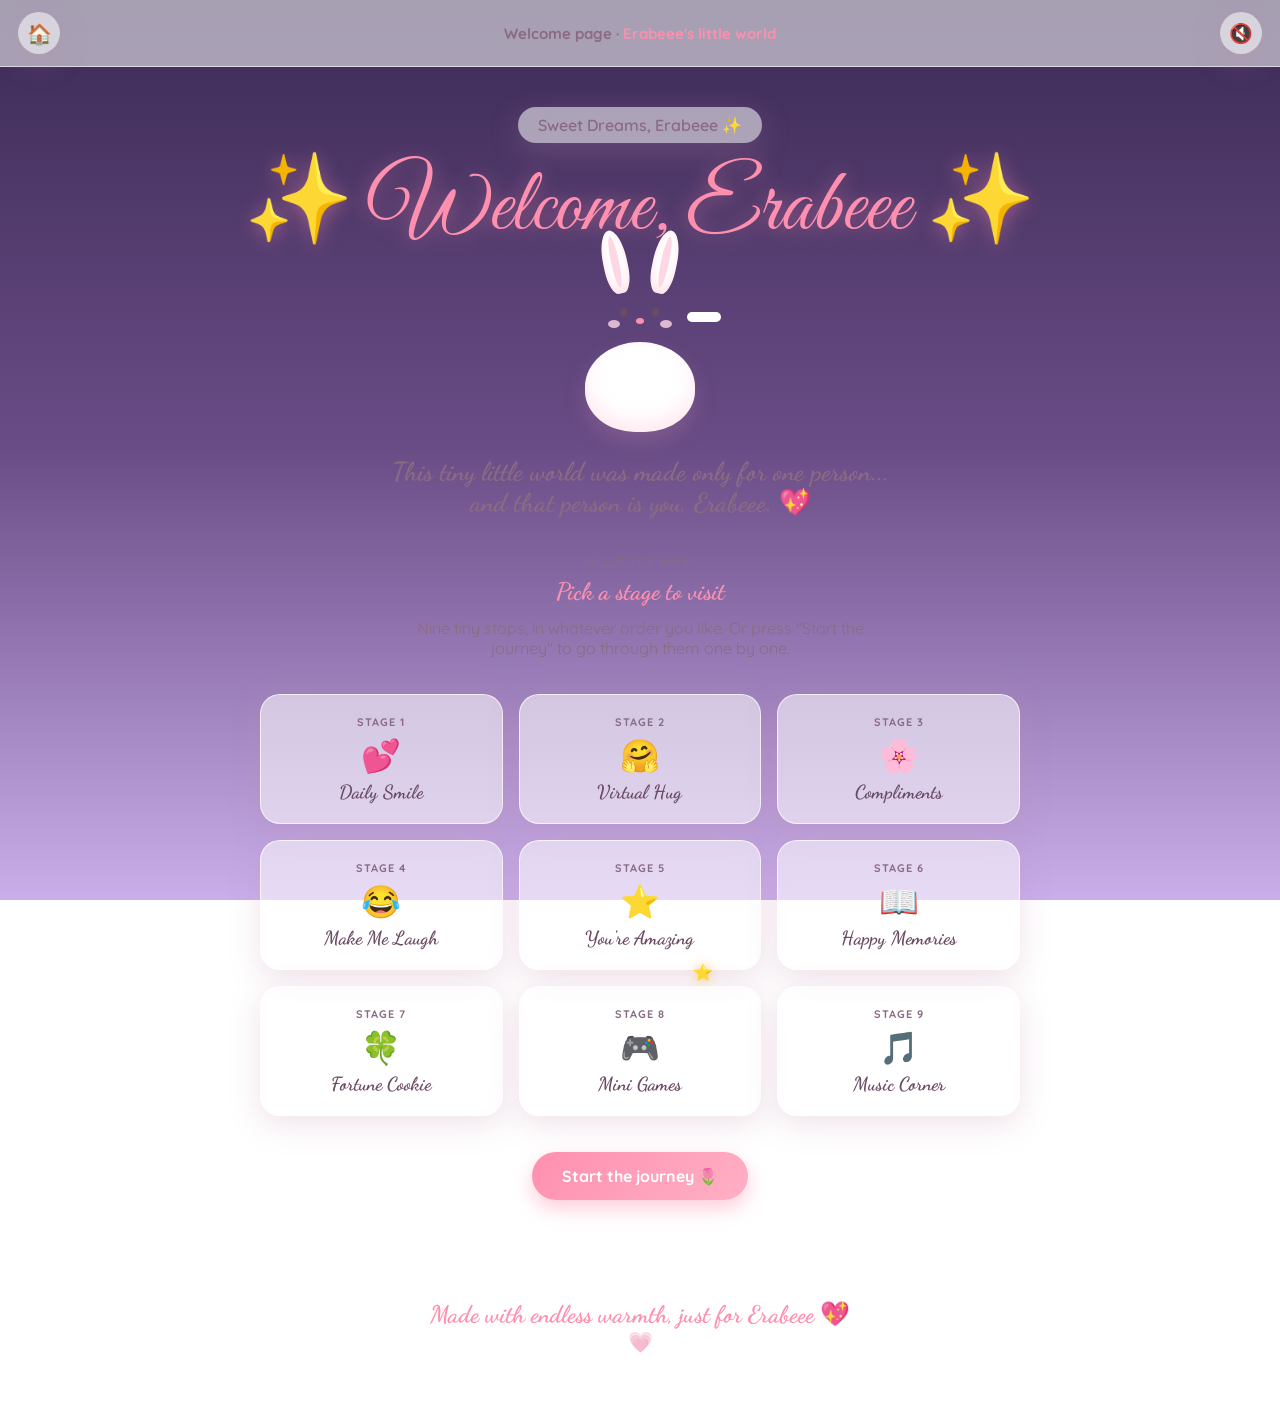
<file: index.html>
<!DOCTYPE html>
<html lang="en">
<head>
<meta charset="UTF-8" />
<meta name="viewport" content="width=device-width, initial-scale=1.0, viewport-fit=cover" />
<title>For Erabeee 💖</title>
<link rel="stylesheet" href="assets/style.css" />
</head>
<body>

<div id="bg-sky"></div>

<header class="top-nav">
  <span class="nav-home" aria-hidden="true">🏠</span>
  <div class="nav-stage">Welcome page · <span>Erabeee's little world</span></div>
  <button class="nav-music" id="music-toggle" title="Toggle music">🔇</button>
</header>

<main id="hero">
  <div id="greeting-banner">Loading greeting...</div>
  <h1 class="hero-title">✨ Welcome, Erabeee ✨</h1>
  <div id="bunny">
    <div class="bunny-ear l"></div>
    <div class="bunny-ear r"></div>
    <div class="bunny-body"></div>
    <div class="bunny-arm"></div>
    <div class="bunny-face">
      <div class="bunny-eye l"></div>
      <div class="bunny-eye r"></div>
      <div class="bunny-cheek l"></div>
      <div class="bunny-cheek r"></div>
      <div class="bunny-nose"></div>
    </div>
  </div>
  <p class="sub script" style="font-size:clamp(20px,3vw,26px);">This tiny little world was made only for one person...<br>and that person is you, Erabeee. 💖</p>

  <div class="eyebrow" style="margin-top:36px;">A little map</div>
  <h2 style="margin-bottom:6px;">Pick a stage to visit</h2>
  <p style="color:var(--text-soft); max-width:460px; margin:6px auto 0;">Nine tiny stops, in whatever order you like. Or press "Start the journey" to go through them one by one.</p>

  <div class="map-grid">
    <a class="map-tile" href="smile.html"><span class="tile-num">STAGE 1</span><span class="tile-emoji">💕</span><span class="tile-label">Daily Smile</span></a>
    <a class="map-tile" href="hug.html"><span class="tile-num">STAGE 2</span><span class="tile-emoji">🤗</span><span class="tile-label">Virtual Hug</span></a>
    <a class="map-tile" href="compliments.html"><span class="tile-num">STAGE 3</span><span class="tile-emoji">🌸</span><span class="tile-label">Compliments</span></a>
    <a class="map-tile" href="laugh.html"><span class="tile-num">STAGE 4</span><span class="tile-emoji">😂</span><span class="tile-label">Make Me Laugh</span></a>
    <a class="map-tile" href="amazing.html"><span class="tile-num">STAGE 5</span><span class="tile-emoji">⭐</span><span class="tile-label">You're Amazing</span></a>
    <a class="map-tile" href="memories.html"><span class="tile-num">STAGE 6</span><span class="tile-emoji">📖</span><span class="tile-label">Happy Memories</span></a>
    <a class="map-tile" href="fortune.html"><span class="tile-num">STAGE 7</span><span class="tile-emoji">🍀</span><span class="tile-label">Fortune Cookie</span></a>
    <a class="map-tile" href="games.html"><span class="tile-num">STAGE 8</span><span class="tile-emoji">🎮</span><span class="tile-label">Mini Games</span></a>
    <a class="map-tile" href="music.html"><span class="tile-num">STAGE 9</span><span class="tile-emoji">🎵</span><span class="tile-label">Music Corner</span></a>
  </div>

  <a class="btn" href="smile.html" style="margin-top:36px;">Start the journey 🌷</a>
</main>

<footer>
  <p class="script" style="font-size:24px;">Made with endless warmth, just for Erabeee 💖</p>
  <button id="secret-heart" title="...">💗</button>
</footer>

<div id="modal-overlay">
  <div id="modal-box">
    <button id="modal-close" aria-label="Close">✕</button>
    <p id="modal-text"></p>
  </div>
</div>

<script src="assets/script.js"></script>
</body>
</html>
</file>
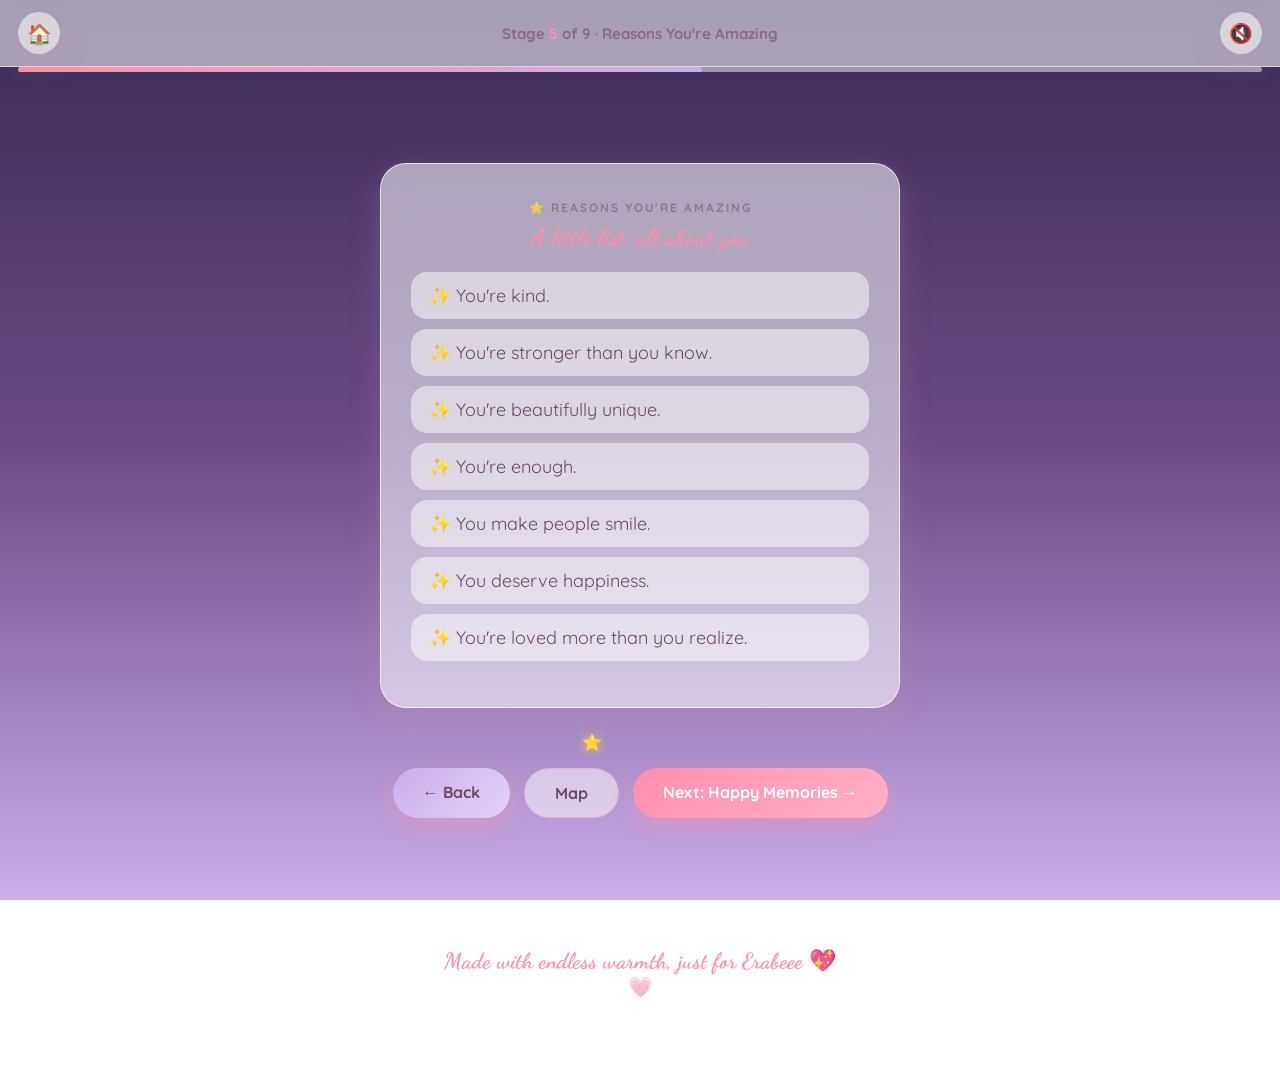
<file: amazing.html>
<!DOCTYPE html>
<html lang="en">
<head>
<meta charset="UTF-8" />
<meta name="viewport" content="width=device-width, initial-scale=1.0, viewport-fit=cover" />
<title>You're Amazing · For Erabeee</title>
<link rel="stylesheet" href="assets/style.css" />
</head>
<body>

<div id="bg-sky"></div>

<header class="top-nav">
  <a class="nav-home" href="index.html" aria-label="Home">🏠</a>
  <div class="nav-stage">Stage <span>5</span> of 9 · Reasons You're Amazing</div>
  <button class="nav-music" id="music-toggle" title="Toggle music">🔇</button>
</header>
<div class="progress-track"><div class="progress-fill" style="width:55%;"></div></div>

<main id="amazing">
  <div class="card" style="max-width:520px;">
    <div class="eyebrow">⭐ Reasons You're Amazing</div>
    <h2>A little list, all about you</h2>
    <ul class="list-amazing" id="amazing-list"></ul>
  </div>

  <div class="stage-footer-nav">
    <a class="btn secondary" href="laugh.html">← Back</a>
    <a class="btn ghost" href="index.html">Map</a>
    <a class="btn" href="memories.html">Next: Happy Memories →</a>
  </div>
</main>

<footer>
  <p class="script" style="font-size:22px;">Made with endless warmth, just for Erabeee 💖</p>
  <button id="secret-heart" title="...">💗</button>
</footer>

<div id="modal-overlay">
  <div id="modal-box">
    <button id="modal-close" aria-label="Close">✕</button>
    <p id="modal-text"></p>
  </div>
</div>

<script src="assets/script.js"></script>
<script>
const reasons = [
  "You're kind.", "You're stronger than you know.", "You're beautifully unique.",
  "You're enough.", "You make people smile.", "You deserve happiness.",
  "You're loved more than you realize."
];
const list = document.getElementById('amazing-list');
reasons.forEach(r=>{
  const li = document.createElement('li');
  li.textContent = r;
  list.appendChild(li);
});
setTimeout(()=>{
  [...list.children].forEach((li,i)=> setTimeout(()=>li.classList.add('show'), i*150));
}, 300);
</script>
</body>
</html>
</file>
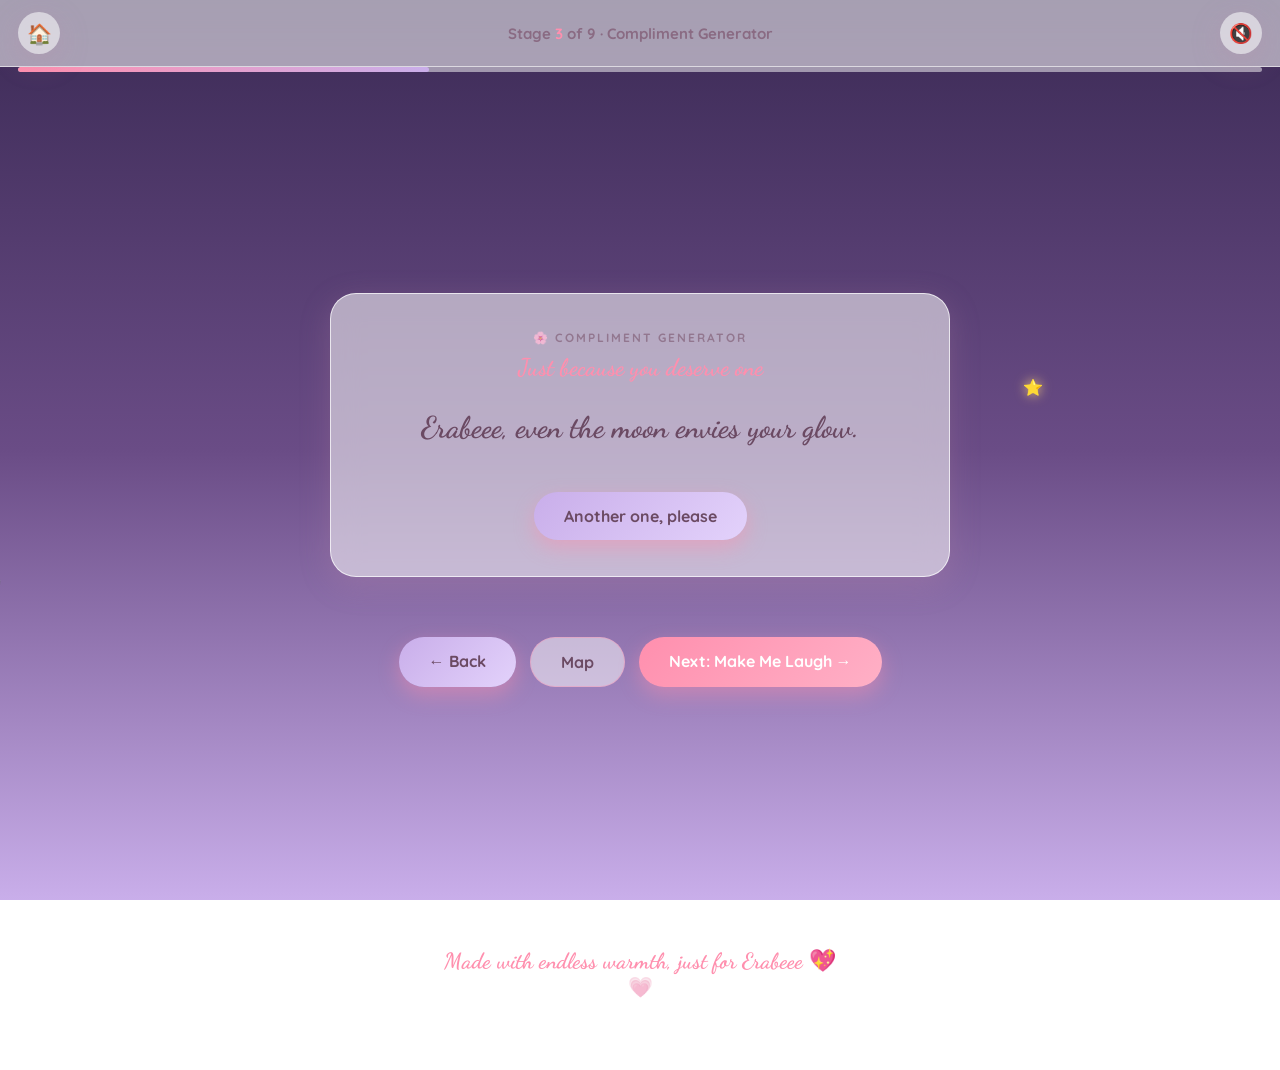
<file: compliments.html>
<!DOCTYPE html>
<html lang="en">
<head>
<meta charset="UTF-8" />
<meta name="viewport" content="width=device-width, initial-scale=1.0, viewport-fit=cover" />
<title>Compliments · For Erabeee</title>
<link rel="stylesheet" href="assets/style.css" />
</head>
<body>

<div id="bg-sky"></div>

<header class="top-nav">
  <a class="nav-home" href="index.html" aria-label="Home">🏠</a>
  <div class="nav-stage">Stage <span>3</span> of 9 · Compliment Generator</div>
  <button class="nav-music" id="music-toggle" title="Toggle music">🔇</button>
</header>
<div class="progress-track"><div class="progress-fill" style="width:33%;"></div></div>

<main>
  <div class="card">
    <div class="eyebrow">🌸 Compliment Generator</div>
    <h2>Just because you deserve one</h2>
    <div class="message-box script" id="compliment-text">Erabeee, even the moon envies your glow.</div>
    <button class="btn secondary" onclick="playClick(); newCompliment();">Another one, please</button>
  </div>

  <div class="stage-footer-nav">
    <a class="btn secondary" href="hug.html">← Back</a>
    <a class="btn ghost" href="index.html">Map</a>
    <a class="btn" href="laugh.html">Next: Make Me Laugh →</a>
  </div>
</main>

<footer>
  <p class="script" style="font-size:22px;">Made with endless warmth, just for Erabeee 💖</p>
  <button id="secret-heart" title="...">💗</button>
</footer>

<div id="modal-overlay">
  <div id="modal-box">
    <button id="modal-close" aria-label="Close">✕</button>
    <p id="modal-text"></p>
  </div>
</div>

<script src="assets/script.js"></script>
<script>
const compliments = [
  "Erabeee, even the moon envies your glow.",
  "You make ordinary days feel magical.",
  "You're someone's comfort place.",
  "Your smile deserves its own constellation.",
  "You're prettier than a sky full of stars.",
  "You carry a kind of warmth that people remember, Erabeee."
];
function newCompliment(){ document.getElementById('compliment-text').textContent = pick(compliments); }
</script>
</body>
</html>
</file>
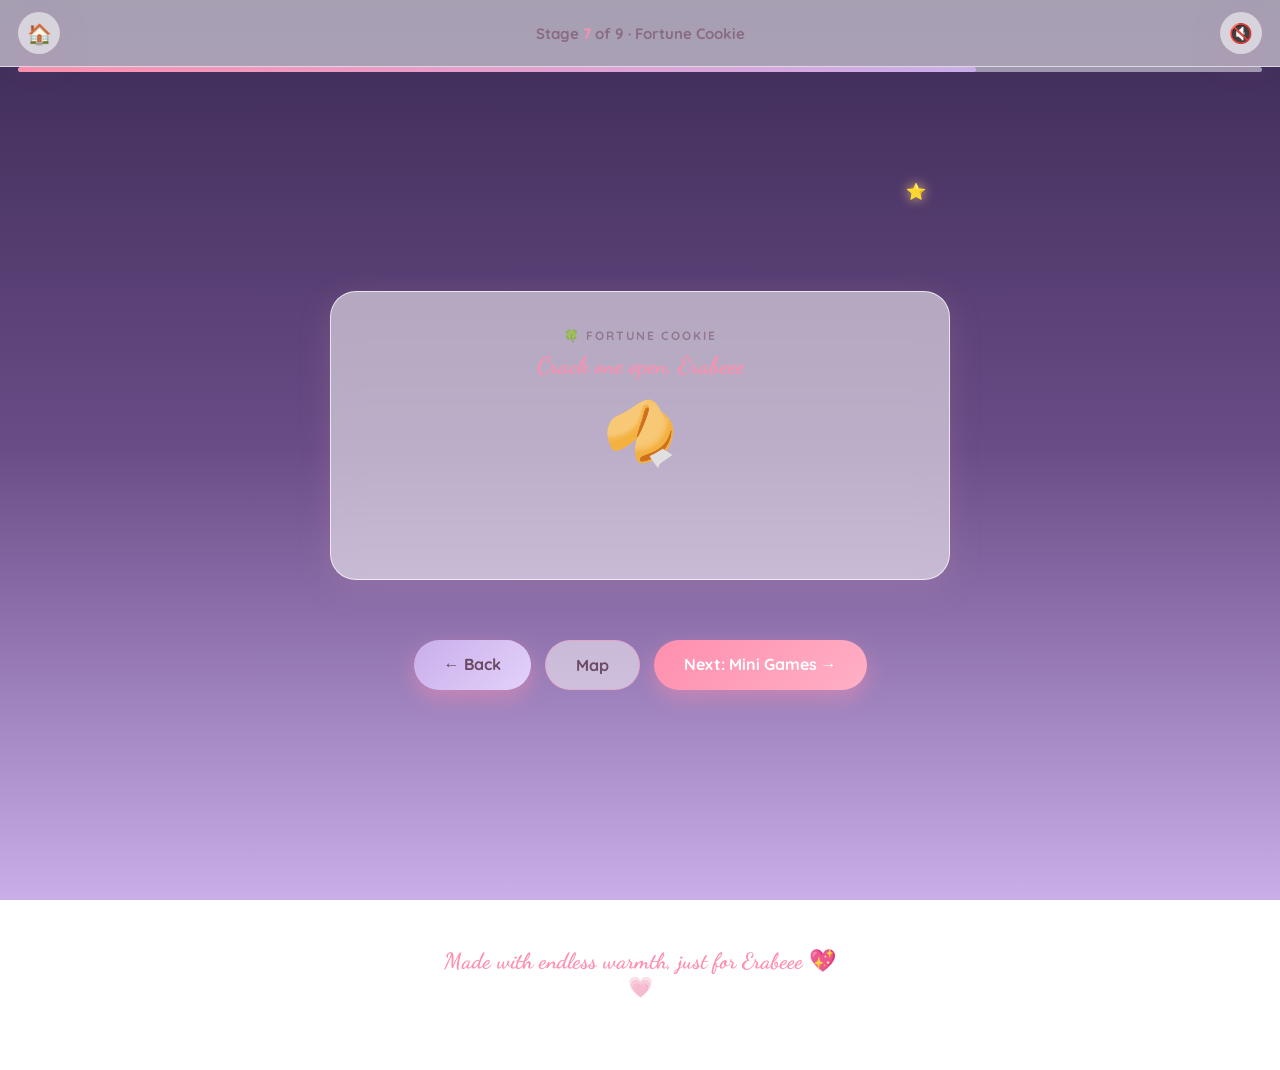
<file: fortune.html>
<!DOCTYPE html>
<html lang="en">
<head>
<meta charset="UTF-8" />
<meta name="viewport" content="width=device-width, initial-scale=1.0, viewport-fit=cover" />
<title>Fortune Cookie · For Erabeee</title>
<link rel="stylesheet" href="assets/style.css" />
</head>
<body>

<div id="bg-sky"></div>

<header class="top-nav">
  <a class="nav-home" href="index.html" aria-label="Home">🏠</a>
  <div class="nav-stage">Stage <span>7</span> of 9 · Fortune Cookie</div>
  <button class="nav-music" id="music-toggle" title="Toggle music">🔇</button>
</header>
<div class="progress-track"><div class="progress-fill" style="width:77%;"></div></div>

<main>
  <div class="card">
    <div class="eyebrow">🍀 Fortune Cookie</div>
    <h2>Crack one open, Erabeee</h2>
    <div style="font-size:60px; cursor:pointer; margin:14px 0;" onclick="playClick(); crackFortune();" id="cookie-emoji">🥠</div>
    <div class="message-box script" id="fortune-text" style="min-height:60px;"></div>
  </div>

  <div class="stage-footer-nav">
    <a class="btn secondary" href="memories.html">← Back</a>
    <a class="btn ghost" href="index.html">Map</a>
    <a class="btn" href="games.html">Next: Mini Games →</a>
  </div>
</main>

<footer>
  <p class="script" style="font-size:22px;">Made with endless warmth, just for Erabeee 💖</p>
  <button id="secret-heart" title="...">💗</button>
</footer>

<div id="modal-overlay">
  <div id="modal-box">
    <button id="modal-close" aria-label="Close">✕</button>
    <p id="modal-text"></p>
  </div>
</div>

<script src="assets/script.js"></script>
<script>
const fortunes = [
  "A wonderful surprise is waiting for you, Erabeee.",
  "Today will become better than you expect.",
  "Keep smiling — it suits you.",
  "Something small will make you laugh out loud today.",
  "You are exactly where you need to be right now."
];
function crackFortune(){
  document.getElementById('cookie-emoji').textContent = '🍪';
  document.getElementById('fortune-text').textContent = pick(fortunes);
  setTimeout(()=> document.getElementById('cookie-emoji').textContent = '🥠', 2200);
}
</script>
</body>
</html>
</file>
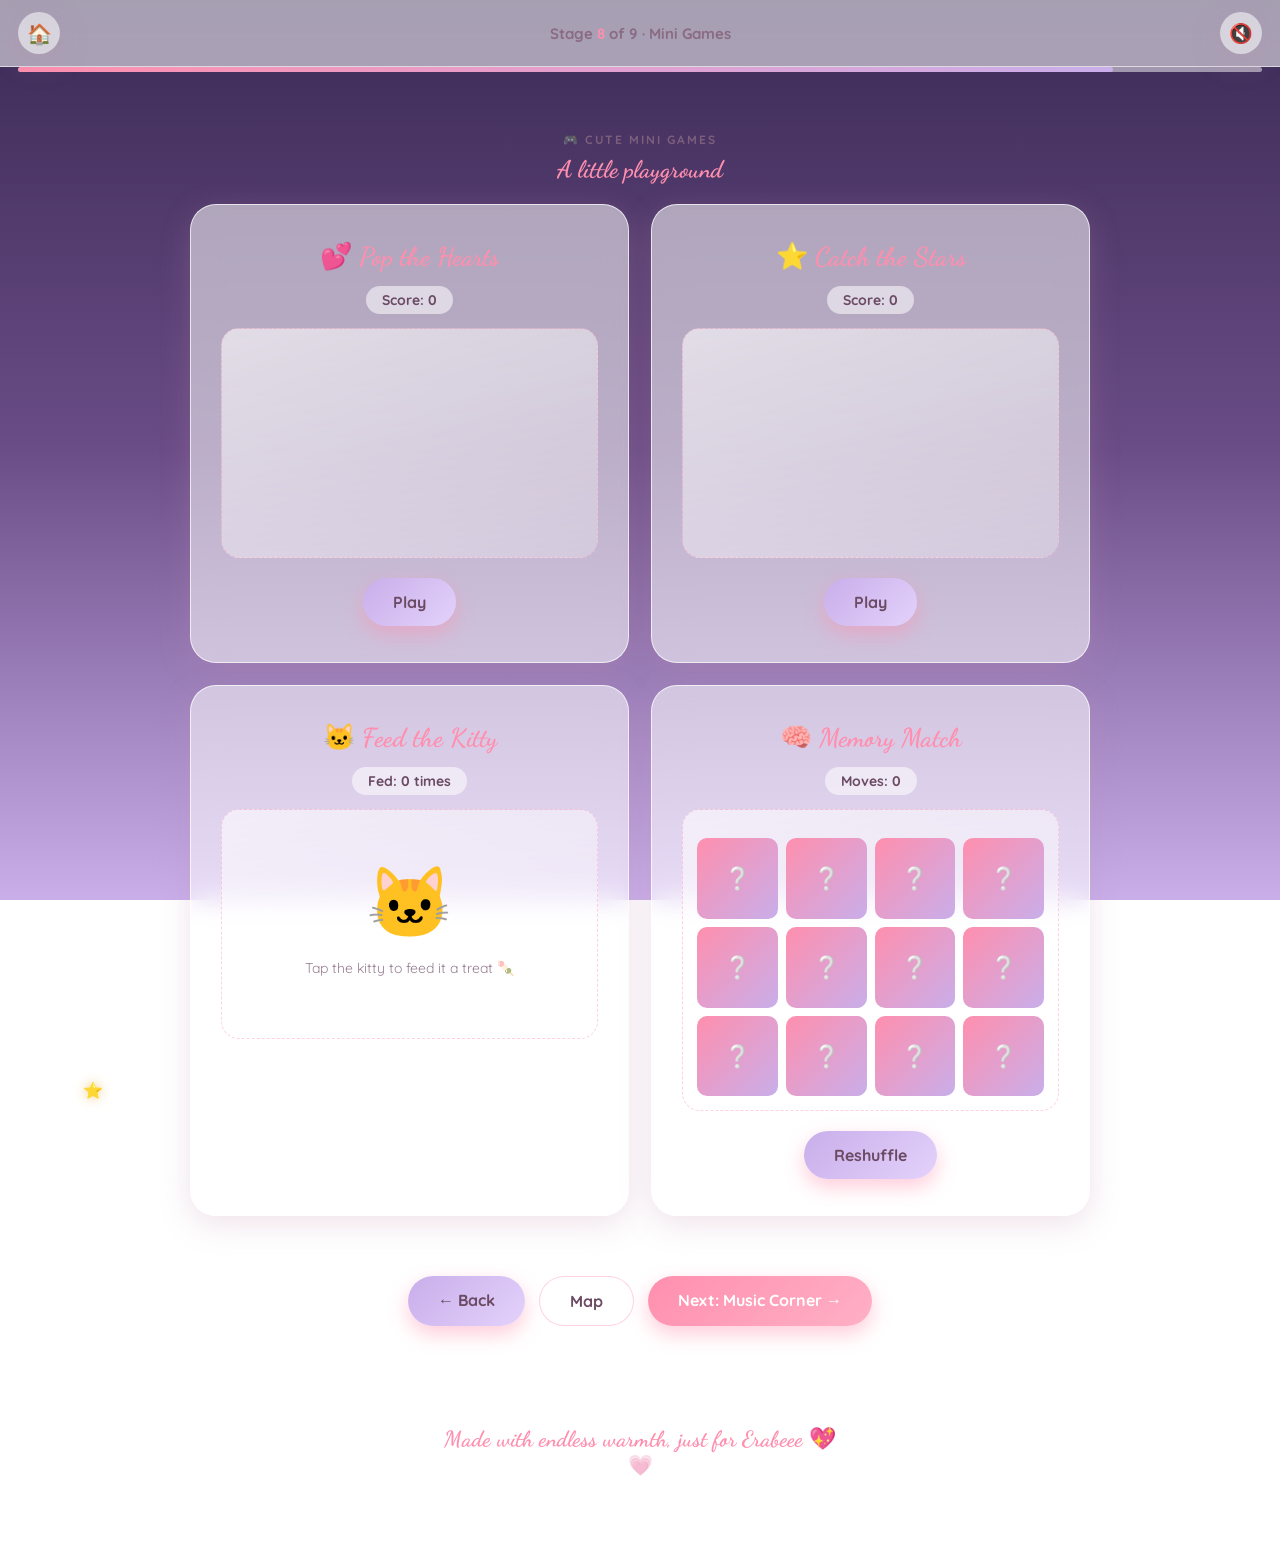
<file: games.html>
<!DOCTYPE html>
<html lang="en">
<head>
<meta charset="UTF-8" />
<meta name="viewport" content="width=device-width, initial-scale=1.0, viewport-fit=cover" />
<title>Mini Games · For Erabeee</title>
<link rel="stylesheet" href="assets/style.css" />
</head>
<body>

<div id="bg-sky"></div>

<header class="top-nav">
  <a class="nav-home" href="index.html" aria-label="Home">🏠</a>
  <div class="nav-stage">Stage <span>8</span> of 9 · Mini Games</div>
  <button class="nav-music" id="music-toggle" title="Toggle music">🔇</button>
</header>
<div class="progress-track"><div class="progress-fill" style="width:88%;"></div></div>

<main>
  <div class="eyebrow">🎮 Cute Mini Games</div>
  <h2 style="margin-bottom:20px;">A little playground</h2>
  <div id="games-grid">

    <div class="card game-card">
      <h3>💕 Pop the Hearts</h3>
      <div class="score-pill">Score: <span id="pop-score">0</span></div>
      <div class="game-stage" id="pop-stage"></div>
      <button class="btn secondary" onclick="startPopGame()">Play</button>
    </div>

    <div class="card game-card">
      <h3>⭐ Catch the Stars</h3>
      <div class="score-pill">Score: <span id="catch-score">0</span></div>
      <div class="game-stage" id="catch-stage"></div>
      <button class="btn secondary" onclick="startCatchGame()">Play</button>
    </div>

    <div class="card game-card">
      <h3>🐱 Feed the Kitty</h3>
      <div class="score-pill">Fed: <span id="kitty-score">0</span> times</div>
      <div class="game-stage"><div class="kitty-box"><div id="kitty-emoji" onclick="feedKitty()">🐱</div><p style="font-size:14px; opacity:.7;">Tap the kitty to feed it a treat 🍡</p></div></div>
    </div>

    <div class="card game-card">
      <h3>🧠 Memory Match</h3>
      <div class="score-pill">Moves: <span id="memory-moves">0</span></div>
      <div class="game-stage" style="height:auto; padding:14px;">
        <div class="memory-grid" id="memory-grid"></div>
      </div>
      <button class="btn secondary" onclick="setupMemoryGame()">Reshuffle</button>
    </div>

  </div>

  <div class="stage-footer-nav">
    <a class="btn secondary" href="fortune.html">← Back</a>
    <a class="btn ghost" href="index.html">Map</a>
    <a class="btn" href="music.html">Next: Music Corner →</a>
  </div>
</main>

<footer>
  <p class="script" style="font-size:22px;">Made with endless warmth, just for Erabeee 💖</p>
  <button id="secret-heart" title="...">💗</button>
</footer>

<div id="modal-overlay">
  <div id="modal-box">
    <button id="modal-close" aria-label="Close">✕</button>
    <p id="modal-text"></p>
  </div>
</div>

<script src="assets/script.js"></script>
<script>
/* Pop the Hearts */
let popScoreVal = 0, popInterval;
function startPopGame(){
  playClick();
  const stage = document.getElementById('pop-stage');
  stage.innerHTML='';
  clearInterval(popInterval);
  popScoreVal = 0;
  document.getElementById('pop-score').textContent = popScoreVal;
  let ticks = 0;
  popInterval = setInterval(()=>{
    ticks++;
    if(ticks>18){ clearInterval(popInterval); return; }
    const t = document.createElement('div');
    t.className='pop-target';
    t.textContent = pick(['💗','🫧','💕','💖']);
    t.style.left = rand(5,85)+'%';
    t.style.bottom = '0px';
    t.style.animationDuration = rand(2.2,3.4)+'s';
    t.onclick = ()=>{ popScoreVal++; document.getElementById('pop-score').textContent = popScoreVal; t.remove(); playClick(); };
    stage.appendChild(t);
    setTimeout(()=> t.remove(), 3500);
  }, 500);
}

/* Catch the Stars */
let catchScoreVal = 0, catchInterval;
function startCatchGame(){
  playClick();
  const stage = document.getElementById('catch-stage');
  stage.innerHTML='';
  clearInterval(catchInterval);
  catchScoreVal = 0;
  document.getElementById('catch-score').textContent = catchScoreVal;
  let ticks = 0;
  catchInterval = setInterval(()=>{
    ticks++;
    if(ticks>18){ clearInterval(catchInterval); return; }
    const s = document.createElement('div');
    s.className='falling-star';
    s.textContent = '⭐';
    s.style.left = rand(5,85)+'%';
    s.style.animationDuration = rand(2.6,4)+'s';
    s.onclick = ()=>{ catchScoreVal++; document.getElementById('catch-score').textContent = catchScoreVal; s.remove(); playClick(); };
    stage.appendChild(s);
    setTimeout(()=> s.remove(), 4200);
  }, 550);
}

/* Feed the Kitty */
let kittyScoreVal = 0;
function feedKitty(){
  playClick();
  kittyScoreVal++;
  document.getElementById('kitty-score').textContent = kittyScoreVal;
  const k = document.getElementById('kitty-emoji');
  k.style.transform = 'scale(1.3) rotate(-8deg)';
  setTimeout(()=> k.style.transform='scale(1) rotate(0deg)', 180);
}

/* Memory Match */
const memoryEmojis = ['🌸','💖','🐰','⭐','🍡','🦋'];
let memoryState = { first:null, second:null, lock:false, moves:0 };
function setupMemoryGame(){
  const grid = document.getElementById('memory-grid');
  grid.innerHTML='';
  memoryState = { first:null, second:null, lock:false, moves:0 };
  document.getElementById('memory-moves').textContent = 0;
  const deck = [...memoryEmojis, ...memoryEmojis].sort(()=>Math.random()-0.5);
  deck.forEach((emoji)=>{
    const tile = document.createElement('div');
    tile.className='memory-tile';
    tile.dataset.emoji = emoji;
    tile.textContent = '❔';
    tile.onclick = ()=> flipTile(tile);
    grid.appendChild(tile);
  });
}
function flipTile(tile){
  if(memoryState.lock || tile.classList.contains('flipped') || tile.classList.contains('matched')) return;
  playClick();
  tile.classList.add('flipped');
  tile.textContent = tile.dataset.emoji;
  if(!memoryState.first){ memoryState.first = tile; return; }
  memoryState.second = tile;
  memoryState.lock = true;
  memoryState.moves++;
  document.getElementById('memory-moves').textContent = memoryState.moves;
  if(memoryState.first.dataset.emoji === memoryState.second.dataset.emoji){
    memoryState.first.classList.add('matched');
    memoryState.second.classList.add('matched');
    memoryState.first = null; memoryState.second = null; memoryState.lock = false;
  } else {
    setTimeout(()=>{
      memoryState.first.classList.remove('flipped'); memoryState.first.textContent='❔';
      memoryState.second.classList.remove('flipped'); memoryState.second.textContent='❔';
      memoryState.first = null; memoryState.second = null; memoryState.lock = false;
    }, 700);
  }
}
setupMemoryGame();
</script>
</body>
</html>
</file>
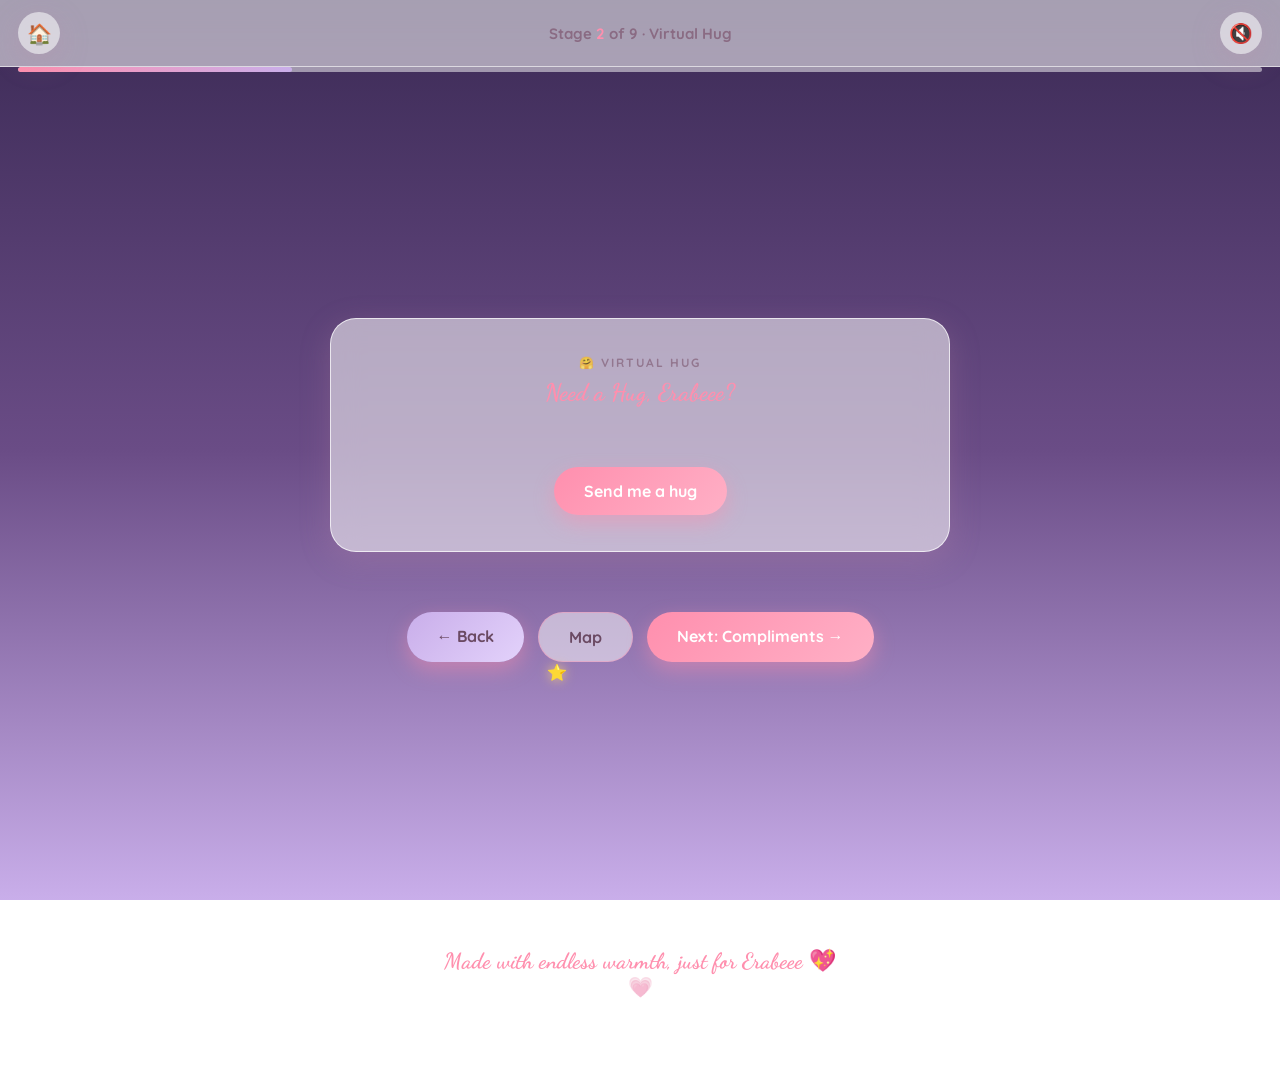
<file: hug.html>
<!DOCTYPE html>
<html lang="en">
<head>
<meta charset="UTF-8" />
<meta name="viewport" content="width=device-width, initial-scale=1.0, viewport-fit=cover" />
<title>Virtual Hug · For Erabeee</title>
<link rel="stylesheet" href="assets/style.css" />
</head>
<body>

<div id="bg-sky"></div>

<header class="top-nav">
  <a class="nav-home" href="index.html" aria-label="Home">🏠</a>
  <div class="nav-stage">Stage <span>2</span> of 9 · Virtual Hug</div>
  <button class="nav-music" id="music-toggle" title="Toggle music">🔇</button>
</header>
<div class="progress-track"><div class="progress-fill" style="width:22%;"></div></div>

<main>
  <div class="card">
    <div class="eyebrow">🤗 Virtual Hug</div>
    <h2>Need a Hug, Erabeee?</h2>
    <div class="message-box script" id="hug-text" style="min-height:40px;"></div>
    <button class="btn" onclick="sendHug()">Send me a hug</button>
  </div>

  <div class="stage-footer-nav">
    <a class="btn secondary" href="smile.html">← Back</a>
    <a class="btn ghost" href="index.html">Map</a>
    <a class="btn" href="compliments.html">Next: Compliments →</a>
  </div>
</main>

<footer>
  <p class="script" style="font-size:22px;">Made with endless warmth, just for Erabeee 💖</p>
  <button id="secret-heart" title="...">💗</button>
</footer>

<div id="modal-overlay">
  <div id="modal-box">
    <button id="modal-close" aria-label="Close">✕</button>
    <p id="modal-text"></p>
  </div>
</div>

<script src="assets/script.js"></script>
<script>
function sendHug(){
  playClick();
  document.getElementById('hug-text').textContent = "Sending the biggest virtual hug to Erabeee... 🤗💕";
  burstHearts(40);
}
</script>
</body>
</html>
</file>
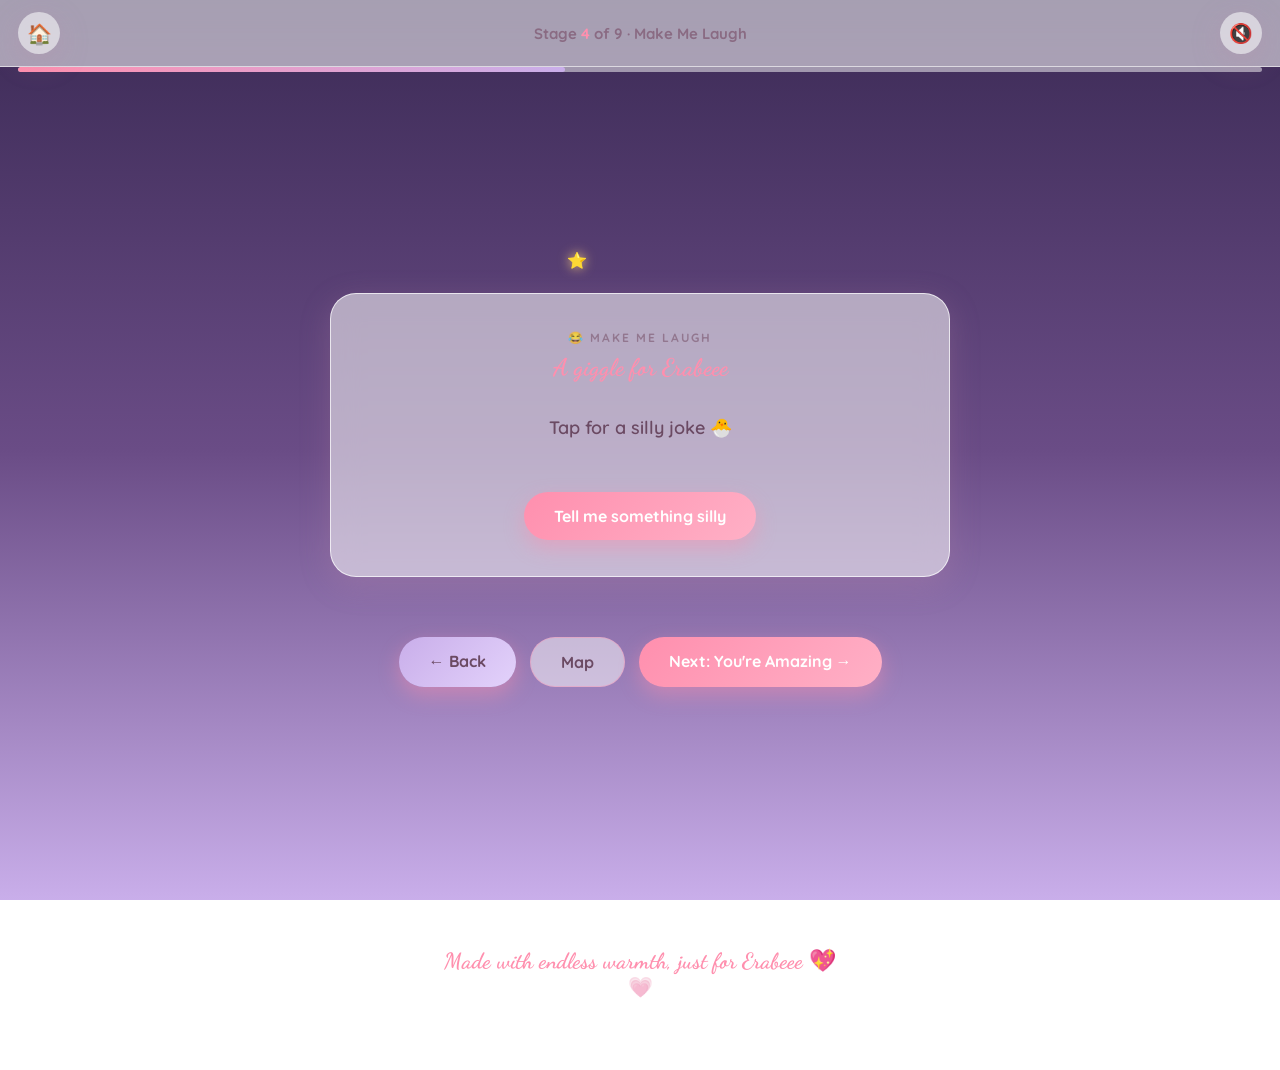
<file: laugh.html>
<!DOCTYPE html>
<html lang="en">
<head>
<meta charset="UTF-8" />
<meta name="viewport" content="width=device-width, initial-scale=1.0, viewport-fit=cover" />
<title>Make Me Laugh · For Erabeee</title>
<link rel="stylesheet" href="assets/style.css" />
</head>
<body>

<div id="bg-sky"></div>

<header class="top-nav">
  <a class="nav-home" href="index.html" aria-label="Home">🏠</a>
  <div class="nav-stage">Stage <span>4</span> of 9 · Make Me Laugh</div>
  <button class="nav-music" id="music-toggle" title="Toggle music">🔇</button>
</header>
<div class="progress-track"><div class="progress-fill" style="width:44%;"></div></div>

<main>
  <div class="card">
    <div class="eyebrow">😂 Make Me Laugh</div>
    <h2>A giggle for Erabeee</h2>
    <div class="message-box" id="joke-text" style="font-family:'Quicksand'; font-size:18px; font-weight:600;">Tap for a silly joke 🐣</div>
    <button class="btn" onclick="playClick(); newJoke();">Tell me something silly</button>
  </div>

  <div class="stage-footer-nav">
    <a class="btn secondary" href="compliments.html">← Back</a>
    <a class="btn ghost" href="index.html">Map</a>
    <a class="btn" href="amazing.html">Next: You're Amazing →</a>
  </div>
</main>

<footer>
  <p class="script" style="font-size:22px;">Made with endless warmth, just for Erabeee 💖</p>
  <button id="secret-heart" title="...">💗</button>
</footer>

<div id="modal-overlay">
  <div id="modal-box">
    <button id="modal-close" aria-label="Close">✕</button>
    <p id="modal-text"></p>
  </div>
</div>

<script src="assets/script.js"></script>
<script>
const jokes = [
  "Why did the teddy bear say no to dessert? Because it was already stuffed. 🧸",
  "What do you call a cat that loves to bowl? An alley cat. 🐱",
  "Why did the cloud blush? It saw the sun changing behind the mountain. ☁️",
  "What do you call a bear with no teeth? A gummy bear. 🐻",
  "Why don't scientists trust stars? Because they're always a little shady. ⭐"
];
function newJoke(){ document.getElementById('joke-text').textContent = pick(jokes); }
</script>
</body>
</html>
</file>
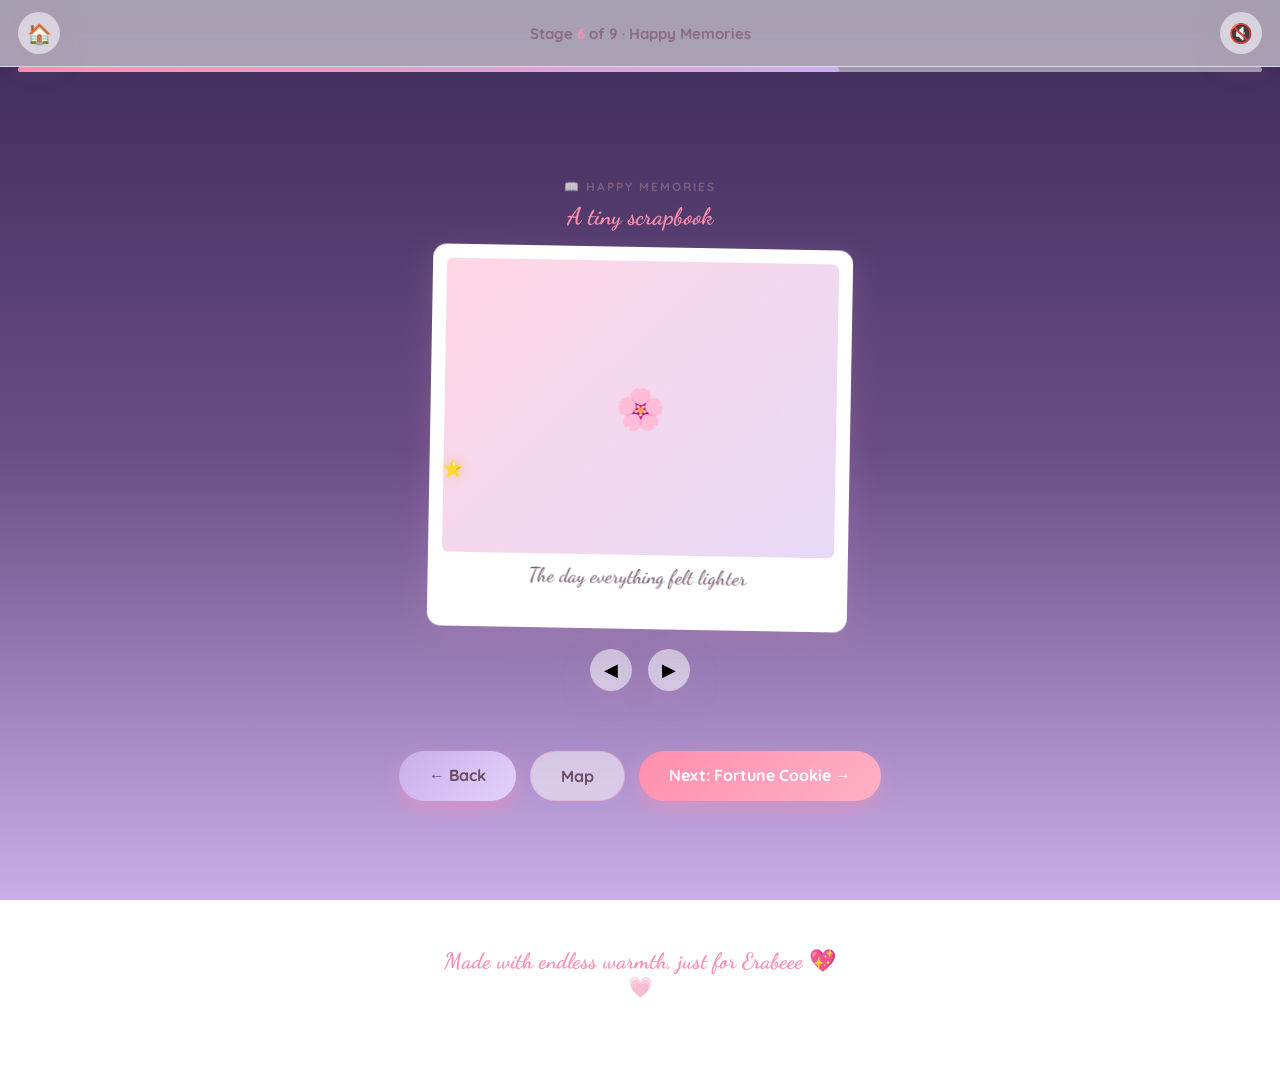
<file: memories.html>
<!DOCTYPE html>
<html lang="en">
<head>
<meta charset="UTF-8" />
<meta name="viewport" content="width=device-width, initial-scale=1.0, viewport-fit=cover" />
<title>Happy Memories · For Erabeee</title>
<link rel="stylesheet" href="assets/style.css" />
</head>
<body>

<div id="bg-sky"></div>

<header class="top-nav">
  <a class="nav-home" href="index.html" aria-label="Home">🏠</a>
  <div class="nav-stage">Stage <span>6</span> of 9 · Happy Memories</div>
  <button class="nav-music" id="music-toggle" title="Toggle music">🔇</button>
</header>
<div class="progress-track"><div class="progress-fill" style="width:66%;"></div></div>

<main>
  <div class="eyebrow">📖 Happy Memories</div>
  <h2 style="margin-bottom:16px;">A tiny scrapbook</h2>
  <div id="scrapbook-wrap">
    <div class="scrap-card" id="scrap-card">
      <div class="polaroid-img" id="scrap-img">🌸</div>
      <div class="scrap-caption" id="scrap-caption">Add your own memory here</div>
    </div>
    <div class="scrap-nav">
      <button onclick="scrapPrev()" aria-label="Previous memory">◀</button>
      <button onclick="scrapNext()" aria-label="Next memory">▶</button>
    </div>
  </div>


  <div class="stage-footer-nav">
    <a class="btn secondary" href="amazing.html">← Back</a>
    <a class="btn ghost" href="index.html">Map</a>
    <a class="btn" href="fortune.html">Next: Fortune Cookie →</a>
  </div>
</main>

<footer>
  <p class="script" style="font-size:22px;">Made with endless warmth, just for Erabeee 💖</p>
  <button id="secret-heart" title="...">💗</button>
</footer>

<div id="modal-overlay">
  <div id="modal-box">
    <button id="modal-close" aria-label="Close">✕</button>
    <p id="modal-text"></p>
  </div>
</div>

<script src="assets/script.js"></script>
<script>
const scrapEntries = [
  {emoji:'🌸', caption:'The day everything felt lighter'},
  {emoji:'☕', caption:'Cozy little mornings'},
  {emoji:'🎈', caption:'A silly, happy afternoon'},
  {emoji:'🌙', caption:'Late-night giggles'},
  {emoji:'🧸', caption:'A memory worth keeping'}
];
let scrapIndex = 0;
function renderScrap(){
  document.getElementById('scrap-img').textContent = scrapEntries[scrapIndex].emoji;
  document.getElementById('scrap-caption').textContent = scrapEntries[scrapIndex].caption;
  const card = document.getElementById('scrap-card');
  card.style.transform = 'rotateY(90deg)';
  setTimeout(()=>{ card.style.transform = `rotate(${rand(-3,3)}deg) rotateY(0deg)`; }, 220);
}
function scrapNext(){ playClick(); scrapIndex = (scrapIndex+1)%scrapEntries.length; renderScrap(); }
function scrapPrev(){ playClick(); scrapIndex = (scrapIndex-1+scrapEntries.length)%scrapEntries.length; renderScrap(); }
renderScrap();
</script>
</body>
</html>
</file>
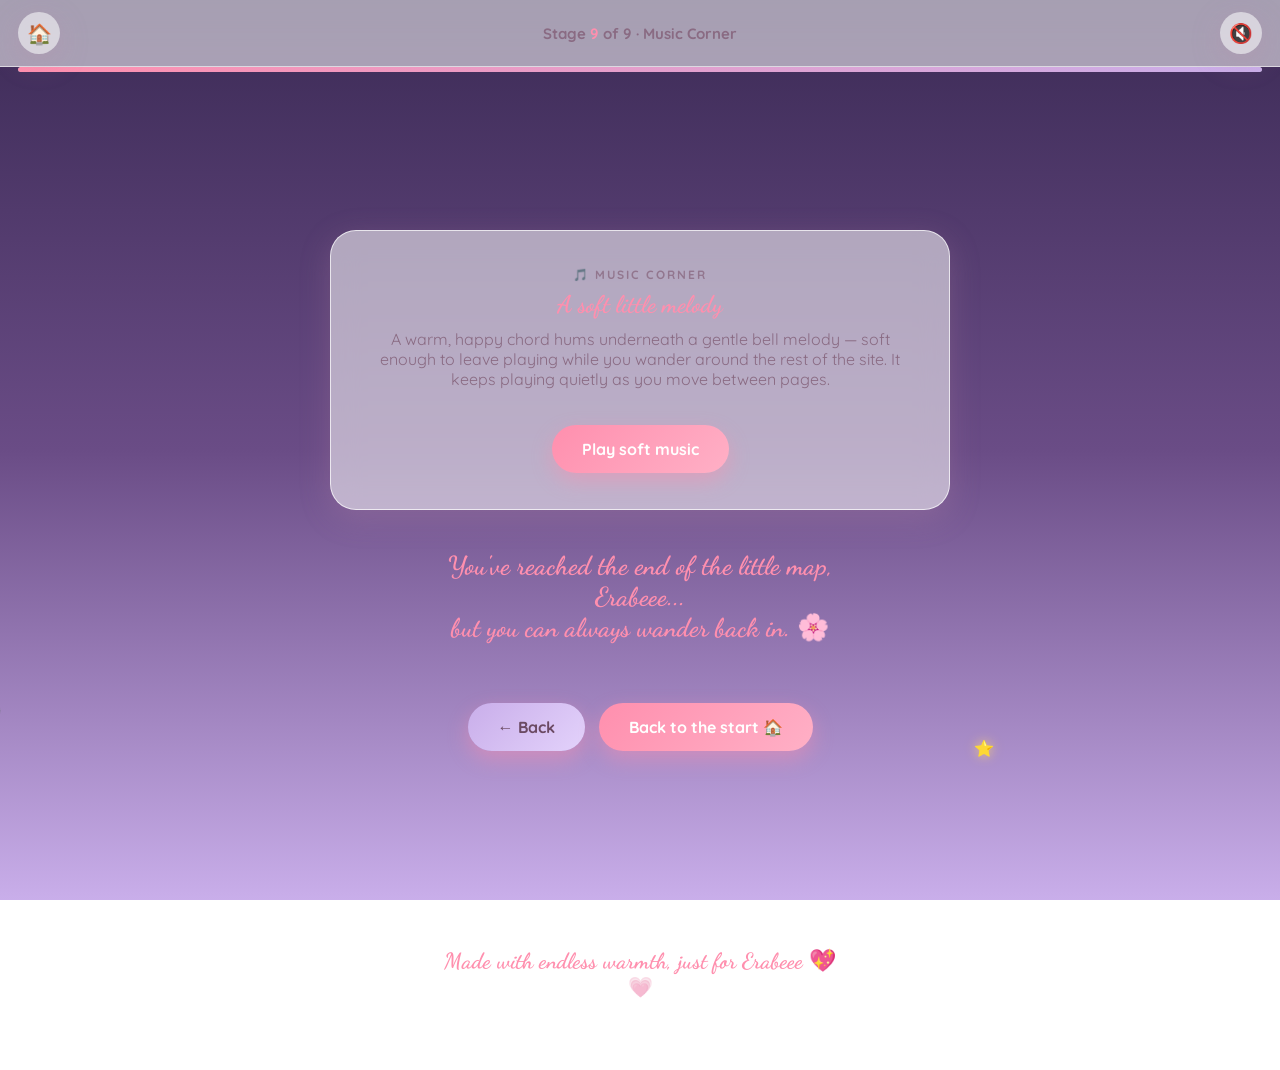
<file: music.html>
<!DOCTYPE html>
<html lang="en">
<head>
<meta charset="UTF-8" />
<meta name="viewport" content="width=device-width, initial-scale=1.0, viewport-fit=cover" />
<title>Music Corner · For Erabeee</title>
<link rel="stylesheet" href="assets/style.css" />
</head>
<body>

<div id="bg-sky"></div>

<header class="top-nav">
  <a class="nav-home" href="index.html" aria-label="Home">🏠</a>
  <div class="nav-stage">Stage <span>9</span> of 9 · Music Corner</div>
  <button class="nav-music" id="music-toggle" title="Toggle music">🔇</button>
</header>
<div class="progress-track"><div class="progress-fill" style="width:100%;"></div></div>

<main>
  <div class="card">
    <div class="eyebrow">🎵 Music Corner</div>
    <h2>A soft little melody</h2>
    <p style="color:var(--text-soft); margin-top:10px;">A warm, happy chord hums underneath a gentle bell melody — soft enough to leave playing while you wander around the rest of the site. It keeps playing quietly as you move between pages.</p>
<button class="btn" id="music-corner-btn">Play soft music</button>
  </div>

  <p class="script" style="font-size:26px; margin-top:40px; max-width:480px;">You've reached the end of the little map, Erabeee...<br>but you can always wander back in. 🌸</p>

  <div class="stage-footer-nav">
    <a class="btn secondary" href="games.html">← Back</a>
    <a class="btn" href="index.html">Back to the start 🏠</a>
  </div>
</main>

<footer>
  <p class="script" style="font-size:22px;">Made with endless warmth, just for Erabeee 💖</p>
  <button id="secret-heart" title="...">💗</button>
</footer>

<div id="modal-overlay">
  <div id="modal-box">
    <button id="modal-close" aria-label="Close">✕</button>
    <p id="modal-text"></p>
  </div>
</div>

<script src="assets/script.js"></script>
</body>
</html>
</file>
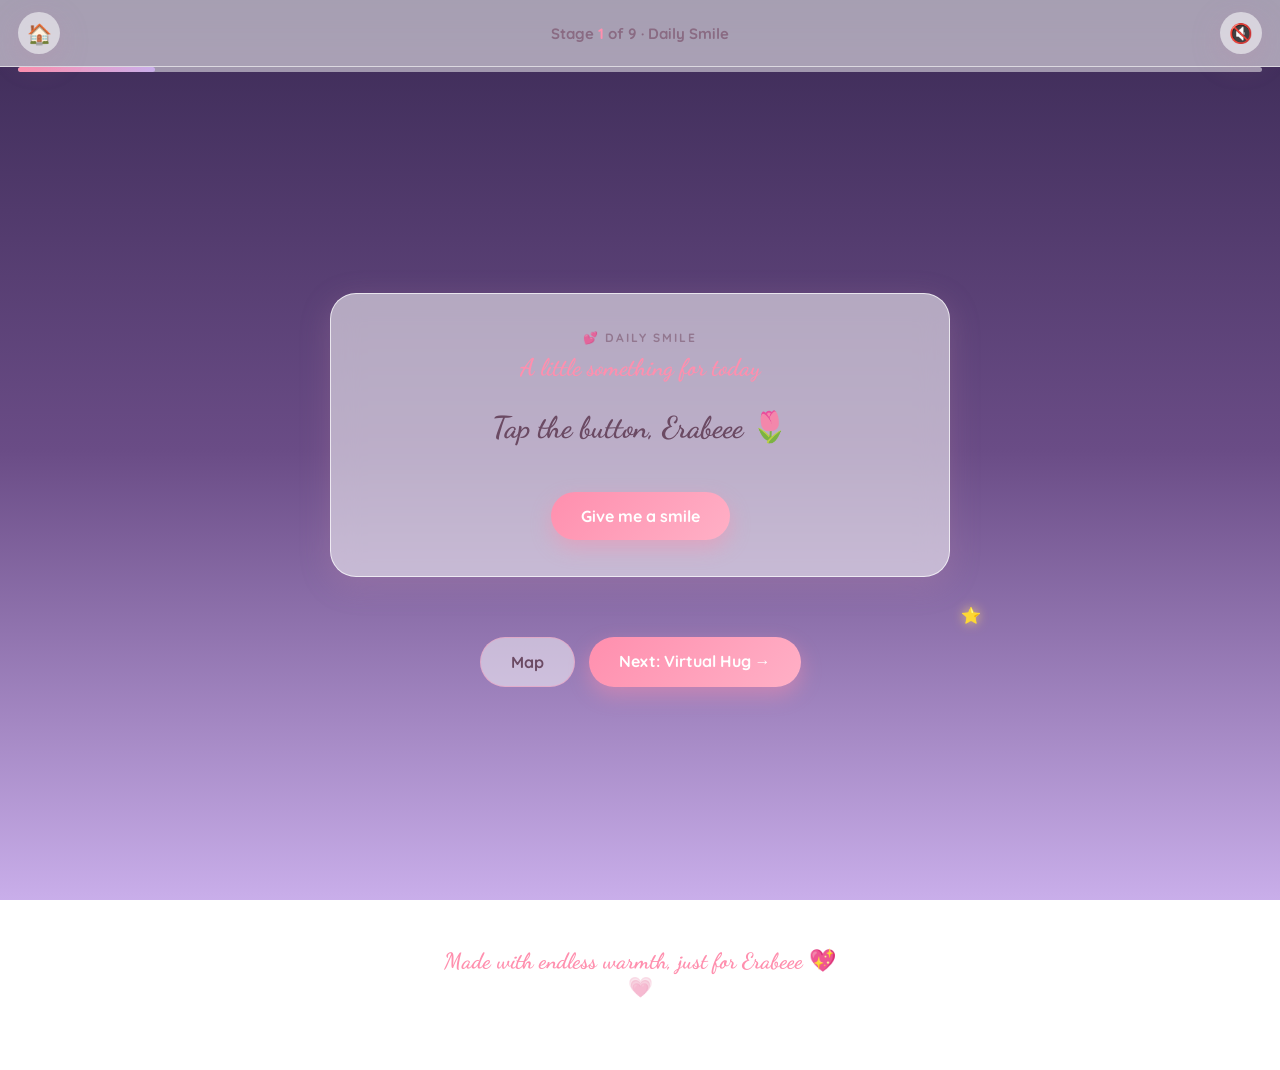
<file: smile.html>
<!DOCTYPE html>
<html lang="en">
<head>
<meta charset="UTF-8" />
<meta name="viewport" content="width=device-width, initial-scale=1.0, viewport-fit=cover" />
<title>Daily Smile · For Erabeee</title>
<link rel="stylesheet" href="assets/style.css" />
</head>
<body>

<div id="bg-sky"></div>

<header class="top-nav">
  <a class="nav-home" href="index.html" aria-label="Home">🏠</a>
  <div class="nav-stage">Stage <span>1</span> of 9 · Daily Smile</div>
  <button class="nav-music" id="music-toggle" title="Toggle music">🔇</button>
</header>
<div class="progress-track"><div class="progress-fill" style="width:11%;"></div></div>

<main>
  <div class="card">
    <div class="eyebrow">💕 Daily Smile</div>
    <h2>A little something for today</h2>
    <div class="message-box script" id="smile-text">Tap the button, Erabeee 🌷</div>
    <button class="btn" onclick="playClick(); newSmile();">Give me a smile</button>
  </div>

  <div class="stage-footer-nav">
    <a class="btn ghost" href="index.html">Map</a>
    <a class="btn" href="hug.html">Next: Virtual Hug →</a>
  </div>
</main>

<footer>
  <p class="script" style="font-size:22px;">Made with endless warmth, just for Erabeee 💖</p>
  <button id="secret-heart" title="...">💗</button>
</footer>

<div id="modal-overlay">
  <div id="modal-box">
    <button id="modal-close" aria-label="Close">✕</button>
    <p id="modal-text"></p>
  </div>
</div>

<script src="assets/script.js"></script>
<script>
const smiles = [
  "Smile, Erabeee. The world looks prettier when you do. 🌷",
  "Hey Erabeee, don't forget how amazing you are. ✨",
  "Someone out there is lucky that you exist. 💖",
  "Your smile today is going to make someone's whole week, Erabeee.",
  "One deep breath, Erabeee — you're doing better than you think."
];
function newSmile(){ document.getElementById('smile-text').textContent = pick(smiles); }
</script>
</body>
</html>
</file>
<file: assets/style.css>
@import url('https://fonts.googleapis.com/css2?family=Great+Vibes&family=Dancing+Script:wght@500;700&family=Quicksand:wght@400;500;600;700&display=swap');

:root{
  --cream:#FFF8F1;
  --pink:#FFD6E4;
  --pink-deep:#FF8FAE;
  --lavender:#E7D9F7;
  --lavender-deep:#C9AEEA;
  --peach:#FFE1C4;
  --babyblue:#D3ECF8;
  --text:#6B4A63;
  --text-soft:#8a6b83;
  --gold:#F3C878;
  --white-glass: rgba(255,255,255,0.55);
  --shadow: 0 8px 30px rgba(190,140,170,0.25);
  --radius: 26px;
}

*{box-sizing:border-box;}
html{scroll-behavior:smooth;}
body{
  margin:0;
  min-height:100vh;
  font-family:'Quicksand', sans-serif;
  color:var(--text);
  background: linear-gradient(180deg, var(--cream) 0%, var(--pink) 30%, var(--lavender) 65%, var(--babyblue) 100%);
  background-attachment:fixed;
  overflow-x:hidden;
  -webkit-font-smoothing:antialiased;
  animation: pageFadeIn .6s ease;
}
@keyframes pageFadeIn{ from{opacity:0; transform:translateY(8px);} to{opacity:1; transform:translateY(0);} }

h1,h2,h3, .script{
  font-family:'Dancing Script', cursive;
  font-weight:700;
  color:var(--pink-deep);
  margin:0;
}
.hero-title{
  font-family:'Great Vibes', cursive;
  font-weight:400;
  color:var(--pink-deep);
  text-shadow: 0 2px 20px rgba(255,143,174,0.45);
}
a{color:inherit; text-decoration:none;}
::selection{background:var(--pink-deep); color:#fff;}

/* ---------- Ambient background layers ---------- */
#bg-sky{position:fixed; inset:0; z-index:-3; transition: background 3s ease;}
.petal, .heart-float, .butterfly, .sparkle-cursor{
  position:fixed; pointer-events:none; z-index:1; will-change:transform;
}
.glow-star{
  position:absolute; cursor:pointer; z-index:5;
  width:16px; height:16px;
  filter: drop-shadow(0 0 6px var(--gold));
  animation: twinkle 2.4s ease-in-out infinite;
  background:none; border:none; font-size:16px; line-height:1; padding:0;
}
@keyframes twinkle{ 0%,100%{opacity:.4; transform:scale(0.85);} 50%{opacity:1; transform:scale(1.15);} }

/* ---------- Top navigation ---------- */
.top-nav{
  position:sticky; top:0; z-index:80;
  display:flex; align-items:center; justify-content:space-between;
  gap:10px; padding:12px 18px;
  background: rgba(255,255,255,0.55); backdrop-filter: blur(14px);
  border-bottom: 1px solid rgba(255,255,255,0.6);
}
.nav-home{
  width:42px; height:42px; border-radius:50%; display:flex; align-items:center; justify-content:center;
  background: var(--white-glass); box-shadow: var(--shadow); font-size:20px; flex-shrink:0;
}
.nav-stage{
  font-size: clamp(12px,2vw,15px); font-weight:700; color:var(--text-soft);
  text-align:center; flex:1;
}
.nav-stage span{ color:var(--pink-deep); }
.nav-music{
  width:42px; height:42px; border-radius:50%; border:none; cursor:pointer;
  background:var(--white-glass); box-shadow:var(--shadow); font-size:19px; flex-shrink:0;
}
.progress-track{
  height:5px; background:rgba(255,255,255,0.5); border-radius:10px; overflow:hidden; margin:0 18px;
}
.progress-fill{ height:100%; background: linear-gradient(90deg, var(--pink-deep), var(--lavender-deep)); border-radius:10px; transition:width .4s ease; }

/* ---------- Layout sections ---------- */
main{
  min-height: calc(100vh - 64px);
  width:100%;
  display:flex; flex-direction:column; align-items:center; justify-content:center;
  padding: 60px 20px; position:relative; text-align:center;
}
.eyebrow{
  letter-spacing:2px; text-transform:uppercase; font-size:12px; font-weight:700;
  color: var(--text-soft); margin-bottom:8px; opacity:0.8;
}
.card{
  background: var(--white-glass);
  backdrop-filter: blur(14px);
  border: 1px solid rgba(255,255,255,0.7);
  border-radius: var(--radius);
  box-shadow: var(--shadow);
  padding: 36px 30px;
  max-width: 620px; width:100%;
}
.btn{
  font-family:'Quicksand', sans-serif; font-weight:700; font-size:16px;
  padding:14px 30px; border-radius:50px; border:none; cursor:pointer;
  background: linear-gradient(135deg, var(--pink-deep), #ffb0c6);
  color:#fff; box-shadow: 0 8px 20px rgba(255,143,174,0.45);
  transition: transform .2s ease, box-shadow .2s ease;
  margin-top:20px; display:inline-block;
}
.btn:hover{ transform: translateY(-3px) scale(1.03); box-shadow: 0 12px 26px rgba(255,143,174,0.55);}
.btn:active{ transform: translateY(0) scale(0.98); }
.btn.secondary{ background: linear-gradient(135deg, var(--lavender-deep), #e3d2fb); color:var(--text); }
.btn.ghost{ background: rgba(255,255,255,0.5); color:var(--text); box-shadow:none; border:1px solid rgba(255,143,174,0.4); }

#greeting-banner{
  font-size: clamp(14px, 2vw, 16px); font-weight:600; color:var(--text-soft);
  background: var(--white-glass); border-radius:50px; padding:8px 20px;
  display:inline-block; margin-bottom:18px; box-shadow: var(--shadow);
}

/* ---------- Hero / home map ---------- */
#hero{ padding-top:40px; }
#hero h1{ font-size: clamp(44px, 9vw, 88px); line-height:1.1; }
#hero p.sub{ font-size: clamp(16px, 2.4vw, 20px); max-width:520px; margin: 18px auto 0; color: var(--text-soft); }
#bunny{ width:150px; height:150px; margin: 24px auto 6px; position:relative; animation: bob 3.2s ease-in-out infinite; }
@keyframes bob{ 0%,100%{transform:translateY(0);} 50%{transform:translateY(-14px);} }
.bunny-body{ position:absolute; bottom:0; left:50%; translate:-50% 0; width:110px; height:90px; background:#fff; border-radius:60% 60% 55% 55%; box-shadow: inset 0 -10px 20px rgba(255,182,204,0.3), 0 10px 20px rgba(190,140,170,0.25); }
.bunny-ear{ position:absolute; width:24px; height:64px; background:#fff; border-radius:50% 50% 40% 40%; top:-52px; box-shadow: inset 0 -6px 10px rgba(255,182,204,0.4); }
.bunny-ear.l{ left:38px; transform:rotate(-12deg); }
.bunny-ear.r{ right:38px; transform:rotate(12deg); }
.bunny-ear::after{ content:''; position:absolute; inset:6px 8px; background:var(--pink); border-radius:50%; }
.bunny-face{ position:absolute; top:8px; left:50%; translate:-50% 0; width:80px; height:60px; }
.bunny-eye{ position:absolute; width:7px; height:9px; background:var(--text); border-radius:50%; top:18px; animation: blink 4.5s infinite;}
.bunny-eye.l{ left:20px;} .bunny-eye.r{ left:52px; }
@keyframes blink{ 0%,92%,100%{ transform:scaleY(1);} 95%{ transform:scaleY(0.1);} }
.bunny-cheek{ position:absolute; width:12px; height:8px; background:var(--pink); border-radius:50%; top:30px; opacity:0.8;}
.bunny-cheek.l{ left:8px;} .bunny-cheek.r{ left:60px;}
.bunny-nose{ position:absolute; width:8px; height:6px; background:var(--pink-deep); border-radius:50%; top:28px; left:50%; translate:-50% 0;}
.bunny-arm{ position:absolute; width:34px; height:10px; background:#fff; border-radius:20px; top:30px; right:-6px; transform-origin: left center; animation: wave 1.8s ease-in-out infinite; }
@keyframes wave{ 0%,100%{ transform: rotate(0deg);} 50%{ transform: rotate(-45deg);} }

.map-grid{
  display:grid; grid-template-columns: repeat(3, 1fr); gap:16px;
  max-width:760px; width:100%; margin-top:36px;
}
@media(max-width:700px){ .map-grid{ grid-template-columns: repeat(2, 1fr); } }
.map-tile{
  background: var(--white-glass); border-radius:20px; padding:20px 12px;
  box-shadow: var(--shadow); border:1px solid rgba(255,255,255,0.7);
  display:flex; flex-direction:column; align-items:center; gap:6px;
  transition: transform .25s ease, box-shadow .25s ease;
}
.map-tile:hover{ transform: translateY(-6px) scale(1.03); box-shadow: 0 14px 30px rgba(190,140,170,0.35); }
.map-tile .tile-emoji{ font-size:32px; }
.map-tile .tile-label{ font-family:'Dancing Script', cursive; font-size:19px; color:var(--text); font-weight:700; }
.map-tile .tile-num{ font-size:11px; color:var(--text-soft); font-weight:700; letter-spacing:1px; }

/* ---------- Generic content blocks ---------- */
.message-box{
  font-family:'Dancing Script', cursive; font-size: clamp(22px,3.2vw,30px);
  color:var(--text); min-height: 90px; display:flex; align-items:center; justify-content:center;
  padding: 10px 10px;
}

.list-amazing{ list-style:none; padding:0; margin:20px 0 0; text-align:left; }
.list-amazing li{
  font-size:18px; padding:12px 18px; margin-bottom:10px; border-radius:16px;
  background: rgba(255,255,255,0.5); opacity:0; transform: translateX(-16px);
  transition: all .5s ease;
}
.list-amazing li.show{ opacity:1; transform:translateX(0); }
.list-amazing li::before{ content:'✨ '; }

/* Scrapbook */
#scrapbook-wrap{ perspective:1600px; width:100%; max-width:420px; }
.scrap-card{
  background:#fff; border-radius:14px; padding:14px 14px 40px; box-shadow: var(--shadow);
  transform: rotate(-3deg); position:relative; transition: transform .6s ease;
}
.scrap-card .polaroid-img{
  width:100%; aspect-ratio:4/3; border-radius:6px;
  background: linear-gradient(135deg, var(--pink), var(--lavender));
  display:flex; align-items:center; justify-content:center; font-size:40px;
}
.scrap-caption{ font-family:'Dancing Script',cursive; font-size:20px; text-align:center; margin-top:10px; color:var(--text); }
.scrap-nav{ display:flex; gap:16px; justify-content:center; margin-top:20px; }
.scrap-nav button{
  border:none; background:var(--white-glass); width:42px; height:42px; border-radius:50%; cursor:pointer;
  font-size:18px; box-shadow: var(--shadow);
}

/* Mini games grid */
#games-grid{ display:grid; grid-template-columns: 1fr; gap:22px; width:100%; max-width:900px; }
@media(min-width:760px){ #games-grid{ grid-template-columns: 1fr 1fr; } }
.game-card{ text-align:center; }
.game-card h3{ font-size:26px; margin-bottom:4px; }
.game-stage{
  margin-top:14px; height:230px; border-radius:18px; position:relative; overflow:hidden;
  background: linear-gradient(160deg, rgba(255,255,255,0.6), rgba(255,255,255,0.25));
  border:1px dashed rgba(255,143,174,0.4);
}
.pop-target{ position:absolute; font-size:30px; cursor:pointer; user-select:none; animation: floatUp linear forwards; }
@keyframes floatUp{ from{ transform:translateY(0); opacity:1;} to{ transform:translateY(-240px); opacity:0; } }
.falling-star{ position:absolute; font-size:26px; cursor:pointer; user-select:none; top:-30px; animation: fall linear forwards; }
@keyframes fall{ to{ transform: translateY(260px); } }
.score-pill{ display:inline-block; margin-top:10px; background:var(--white-glass); padding:5px 16px; border-radius:50px; font-weight:700; font-size:14px; }
.memory-grid{ display:grid; grid-template-columns: repeat(4, 1fr); gap:8px; margin-top:14px; }
.memory-tile{
  aspect-ratio:1; border-radius:10px; background: linear-gradient(135deg, var(--pink-deep), var(--lavender-deep));
  display:flex; align-items:center; justify-content:center; font-size:22px; cursor:pointer;
  transition: transform .3s ease;
}
.memory-tile.flipped, .memory-tile.matched{ background:#fff; }
.kitty-box{ display:flex; flex-direction:column; align-items:center; justify-content:center; height:100%; }
#kitty-emoji{ font-size:70px; transition: transform .15s ease; cursor:pointer; }

/* Stage footer navigation */
.stage-footer-nav{
  display:flex; flex-wrap:wrap; gap:14px; justify-content:center; margin-top:40px;
}

/* Footer + easter egg */
footer{ padding: 40px 20px 70px; text-align:center; }
#secret-heart{ display:inline-block; font-size:20px; opacity:0.35; cursor:pointer; animation: heartbeat 2.4s ease-in-out infinite; background:none; border:none; }
@keyframes heartbeat{ 0%,100%{transform:scale(1);} 50%{transform:scale(1.25);} }

/* Modal */
#modal-overlay{
  position:fixed; inset:0; background: rgba(107,74,99,0.35); backdrop-filter: blur(6px);
  display:none; align-items:center; justify-content:center; z-index:200; padding:20px;
}
#modal-overlay.open{ display:flex; }
#modal-box{
  background: linear-gradient(160deg, #fff, var(--pink) 160%);
  border-radius: 24px; padding: 40px 30px; max-width:460px; width:100%;
  text-align:center; box-shadow: 0 20px 60px rgba(150,100,130,0.4);
  position:relative; animation: popIn .4s ease;
}
@keyframes popIn{ from{ transform:scale(0.85); opacity:0;} to{ transform:scale(1); opacity:1;} }
#modal-box p{ font-family:'Dancing Script', cursive; font-size:22px; line-height:1.6; white-space:pre-line; }
#modal-close{ position:absolute; top:12px; right:16px; background:none; border:none; font-size:22px; cursor:pointer; color:var(--text); }

.confetti-piece{ position:fixed; z-index:300; top:-20px; pointer-events:none; }

::-webkit-scrollbar{ width:8px; }
::-webkit-scrollbar-thumb{ background: var(--pink-deep); border-radius:10px; }

@media (prefers-reduced-motion: reduce){
  *{ animation-duration: 0.001ms !important; animation-iteration-count: 1 !important; transition-duration: 0.001ms !important; }
}

button:focus-visible, .btn:focus-visible, a:focus-visible{ outline: 3px solid var(--pink-deep); outline-offset:3px; }
</file>
